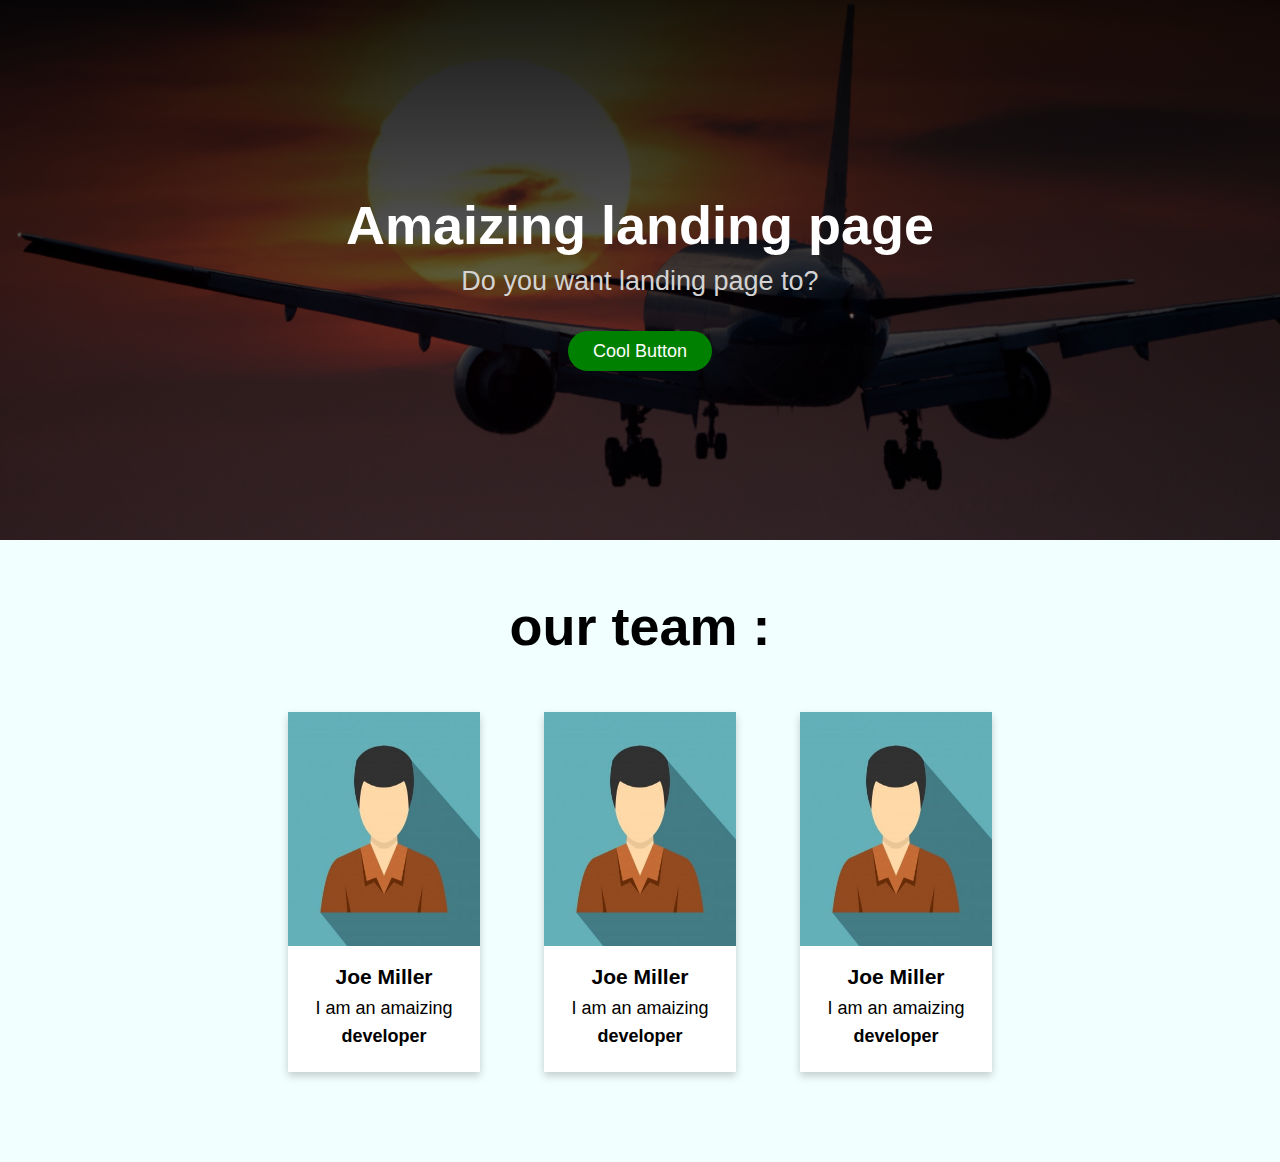
<file: WEEK 1/mission 2 - landing page/index.html>
<!DOCTYPE html>
<html lang="en">
<head>
    <meta charset="UTF-8">
    <meta http-equiv="X-UA-Compatible" content="IE=edge">
    <meta name="viewport" content="width=device-width, initial-scale=1.0">
    <link rel="stylesheet" href="style.css">
    <link rel="preconnect" href="https://fonts.googleapis.com">
    <link rel="preconnect" href="https://fonts.gstatic.com" crossorigin>
    <link href="https://fonts.googleapis.com/css2?family=Rubik:ital,wght@0,300;0,400;0,500;1,300;1,400&display=swap" rel="stylesheet">
    <title>Landing page</title>
</head>
<body>
    
    <main class="hero-img">
        <div class="text">
            <h1>Amaizing landing page</h1>
            <p>Do you want landing page to?</p>
        <div class="btn">
            <p><a href="#"> Cool Button</a> </p>
            </div>

           
    </main>
    
    <div class="h2hero">
        <h2>our team :</h2>
    </div>
    <section>

        <div class="box1">
            <img src="./assets/3.jpg">
            <h3>Joe Miller</h3>
            <p>I am an amaizing</p>
            <P><b>developer</b></P>
        </div>
        <div class="box2">
            <img src="./assets/3.jpg">
            <h3>Joe Miller</h3>
            <p>I am an amaizing</p>
            <P><b>developer</b></P>
        </div>
        <div class="box3">
            <img src="./assets/3.jpg">
            <h3>Joe Miller</h3>
            <p>I am an amaizing</p>
            <P><b>developer</b></P>
        </div>
        
    </section>    
</body>
</html>
</file>
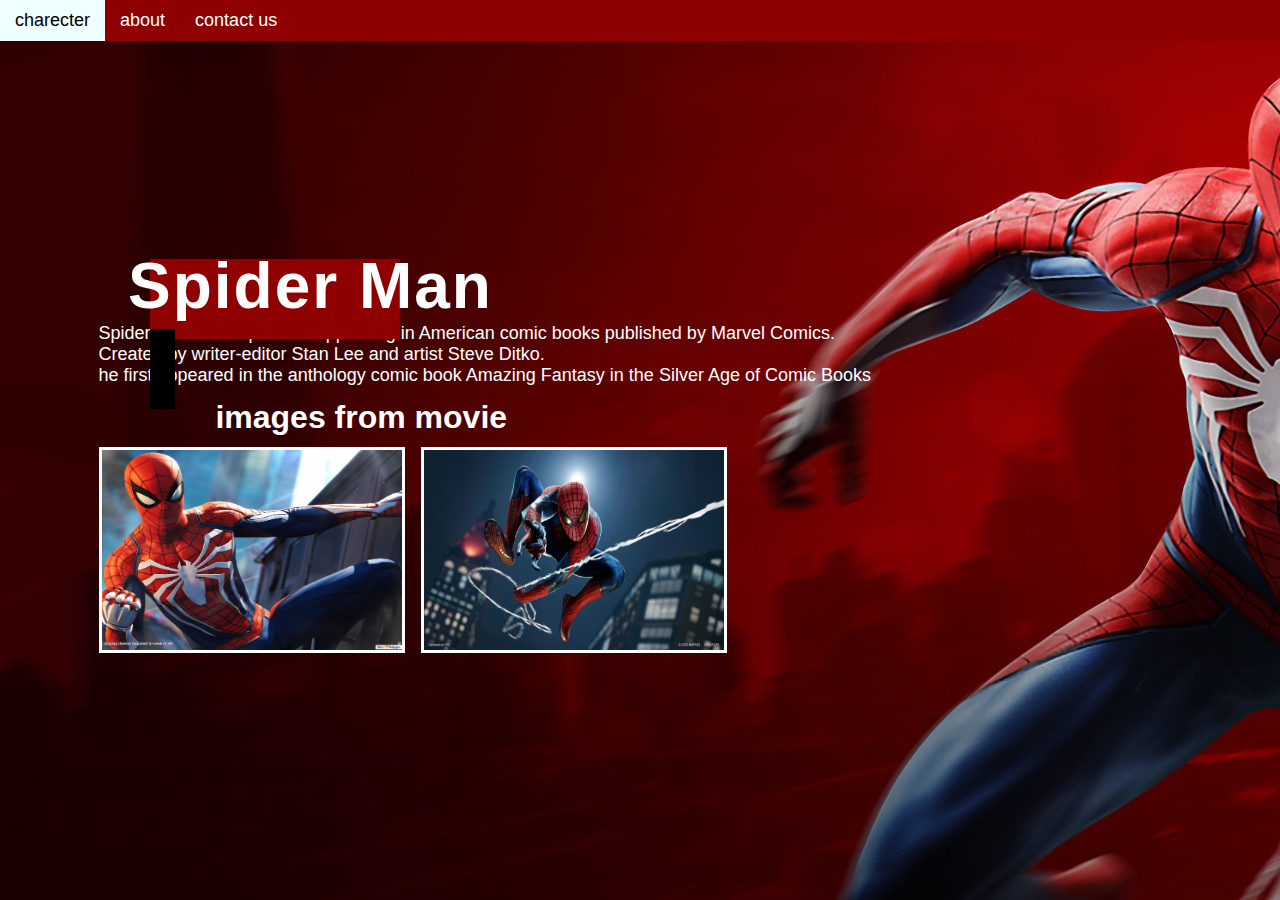
<file: WEEK 1/mission 3- avengers/index.html>
<!DOCTYPE html>
<html lang="en">
<head>
    <meta charset="UTF-8">
    <meta http-equiv="X-UA-Compatible" content="IE=edge">
    <meta name="viewport" content="width=device-width, initial-scale=1.0">
    <link rel="stylesheet" href="style.css">
    <title>Document</title>

</head>
<body>
    <header>
        <nav>
            <ul>
                <li><a class="nav hover" href="#">charecter</a>
                <li><a class="nav hover" href="#">about</a>
                <li><a class="nav hover" href="#">contact us</a>
            </ul>
        </nav>
    </header>
    
    <article> 
        <div class="text-container">
            <div class="boxred"></div> 
            <div class="boxblack"></div>
            <h2>Spider Man</h2>
            
            <p> <span>Spider-Man is a superhero appearing in American comic books published by Marvel Comics.</span>
                <span>Created by writer-editor Stan Lee and artist Steve Ditko.</span>
                <span>he first appeared in the anthology comic book Amazing Fantasy  in the Silver Age of Comic Books</span>
            </p>
            
            <div class="mainimg">
                <h3>images from movie</h3>
                <img src="./ASSETS/3.jpg" alt="image 1">
                <img src="./ASSETS/4.jpg" alt="image 1">
            </div>
        </div>
    </article>
    
</body>
</html>
</file>
<file: WEEK 1/mission 2 - landing page/style.css>
html,body{
    margin: 0;
    padding: 0;
    font-size: 18px;
    height: 100vh;
    font-family: heebo, sans-serif;
    
}

main {
    font-family: heebo, sans-serif;
    background-image:linear-gradient(rgba(0,0,0,0.9), rgba(0,0,0,0.4)), url(./assets/2.jpg);
    background-position: center;
    background-repeat: no-repeat;
    background-size: cover;
    height: 60%;
    display: flex;
    justify-content: center;
    align-items: center;
    margin: 0;
      
}

.text {
    color: white;
    margin: 0;
    line-height: 20px;
    text-align: center;
    
}
.text h1 {
    font-size: 3rem;
}
.text p {
    font-size: 1.5rem;
    color:lightgray;
}
.btn{
    margin-top: 50px;
}
.btn p {
    
font-weight: 500;
text-decoration: none;
color: white;
background: green;
padding:10px 25px;
display: inline;
font-size:1rem;
border-radius:  30px;
}

a{ 
    text-decoration: none;
    color: white;
}

.btn p:hover {
    background-color: black; 
    }

    .h2hero{
        text-align: center;
        background-color: #F2FFFF;
        padding: 10px;
        font-size: 2rem;
    }

section {
    height: 50%;
    background-color: #F2FFFF;
    display: flex;
    justify-content: center;
}


.box1,.box2,.box3 {
    position:relative;
    
    width: 15%;
    height: 80%;
    background-color: white;
    align-items: center;
    margin-right: 5%;
    box-shadow: 0 4px 8px 0 rgba(0,0,0,0.2);
       
}

.box3{
    margin-right: 0%;      
}

.box1 img, .box2 img, .box3 img{
    position: relative;
    width: 100%;
    height: 65%;
}

.box1 h3, .box1 p, .box2 h3, .box2 p, .box3 h3, .box3 p {
    text-align: center;
    line-height: 10px;
}
</file>
<file: WEEK 1/mission 3- avengers/style.css>
* {
    margin: 0;
padding: 0;

}
html body {

font-size: 18px;
font-family: heebo, sans-serif;


}

body {
    
    background-image: url(./ASSETS/2.jpg);

    
    
}

ul {
  background-color: rgb(143, 0, 0);
  overflow: hidden;
  list-style-type: none;
  
  

}

li  {float: left;
  
}

li a {
  text-decoration: none;;
  color: white;
  padding: 10px 15px;
  display: block;
 
}

li a:hover {
  background-color: azure;
  color: black; 
}
.text-container{
  margin-top: 10%;
  
}

.boxred{
  position: relative;
  top: 90px;
  left: 150px;
  height: 80px;
  width: 250px;
  background-color: rgb(143, 0, 0);
  
}
.boxblack
{
  
  top: 329px;
  left: 150px;
  height: 80px;
  width: 25px;
  background-color:black;
  position: absolute;
}

article h2 {
  margin-left: 10%;
  color: white;
}

article h2 {
  font-size: 4rem;
  font-weight: 600;
  position: relative;
  letter-spacing: 2px;
}

article p {
  font-weight: 400;
  margin-left: 7.7%;
  
  color: white;
  
}

span { 
  display: block;
}

.white { color: white;
  display: inline;
}

.mainimg {
  margin: 1%;
  margin-left: 7.7%;
  
}
.mainimg img {
  height: 200px;
  width:300px;
  margin-right:1% ;
  border: 3px solid white;
}
.mainimg h3 {
color: white;
font-size: 2rem;
margin-left: 10%;
margin-bottom: 1%;

}
</file>
